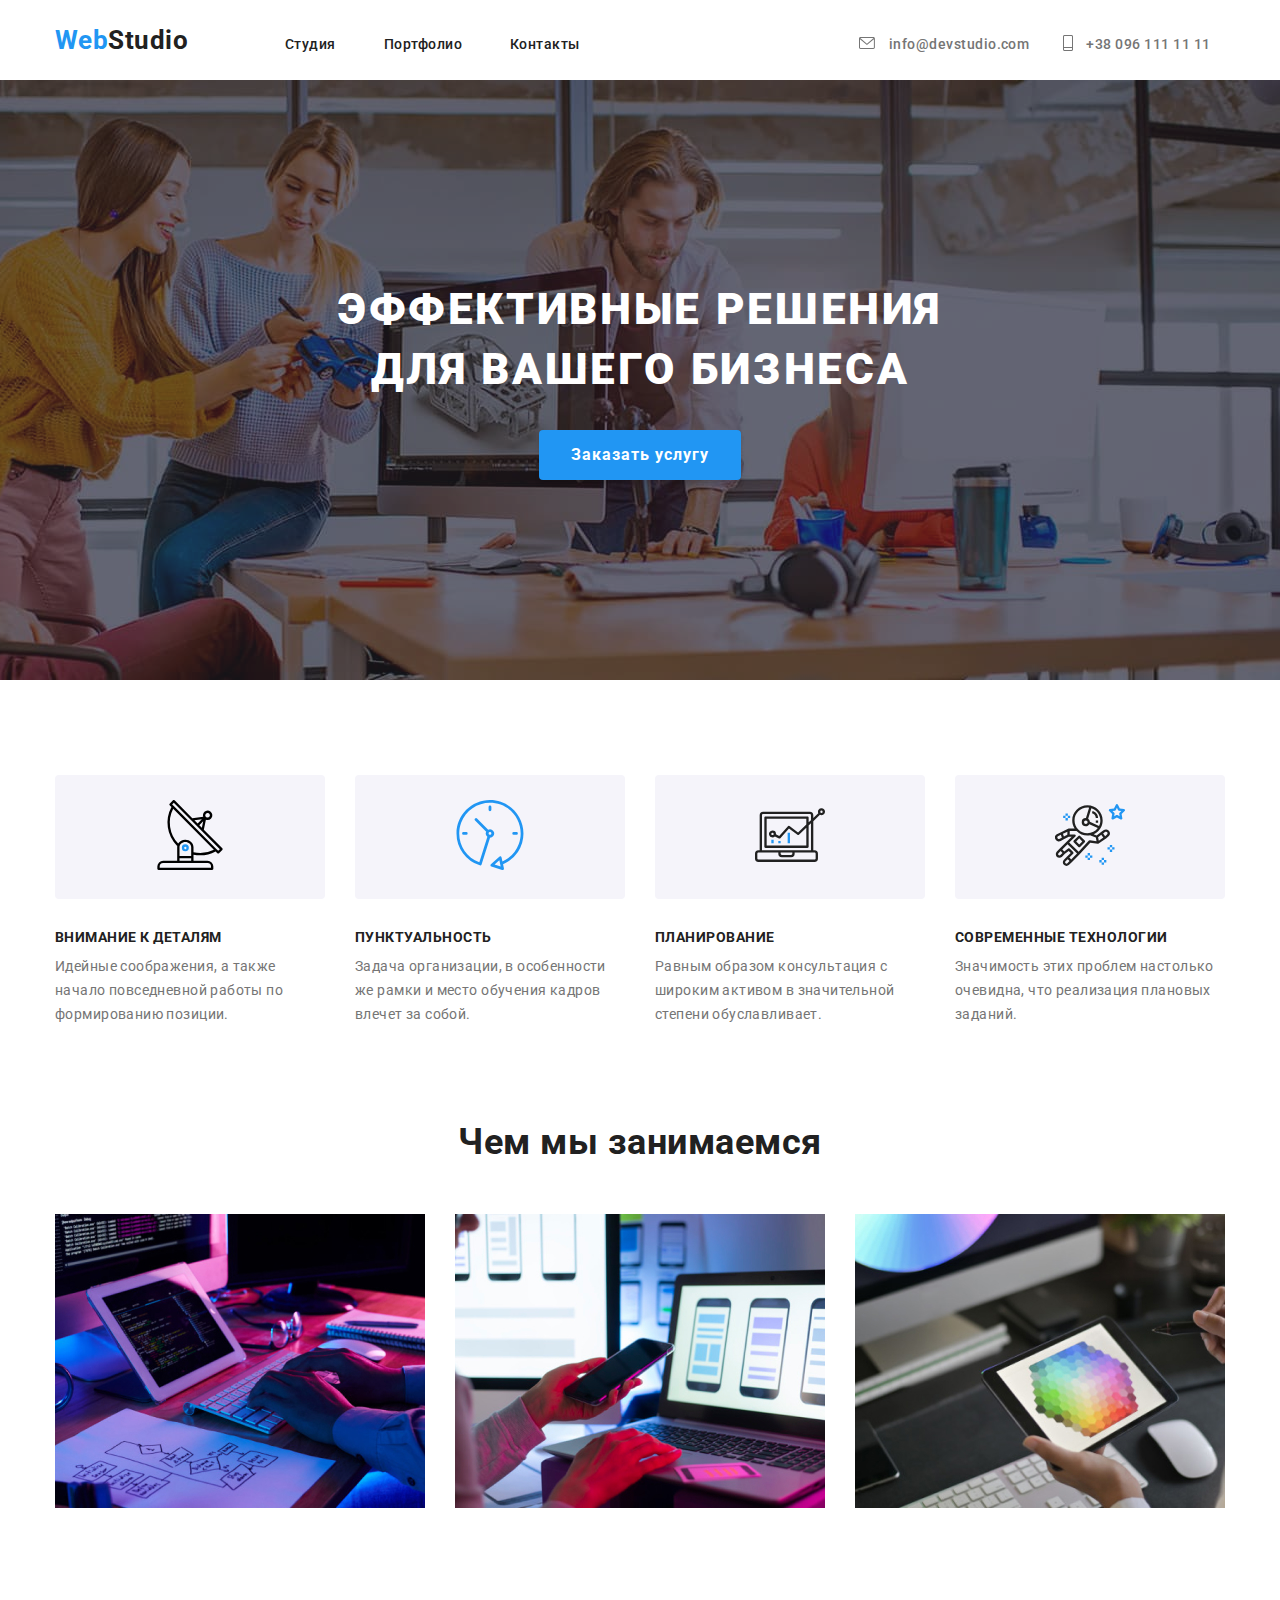
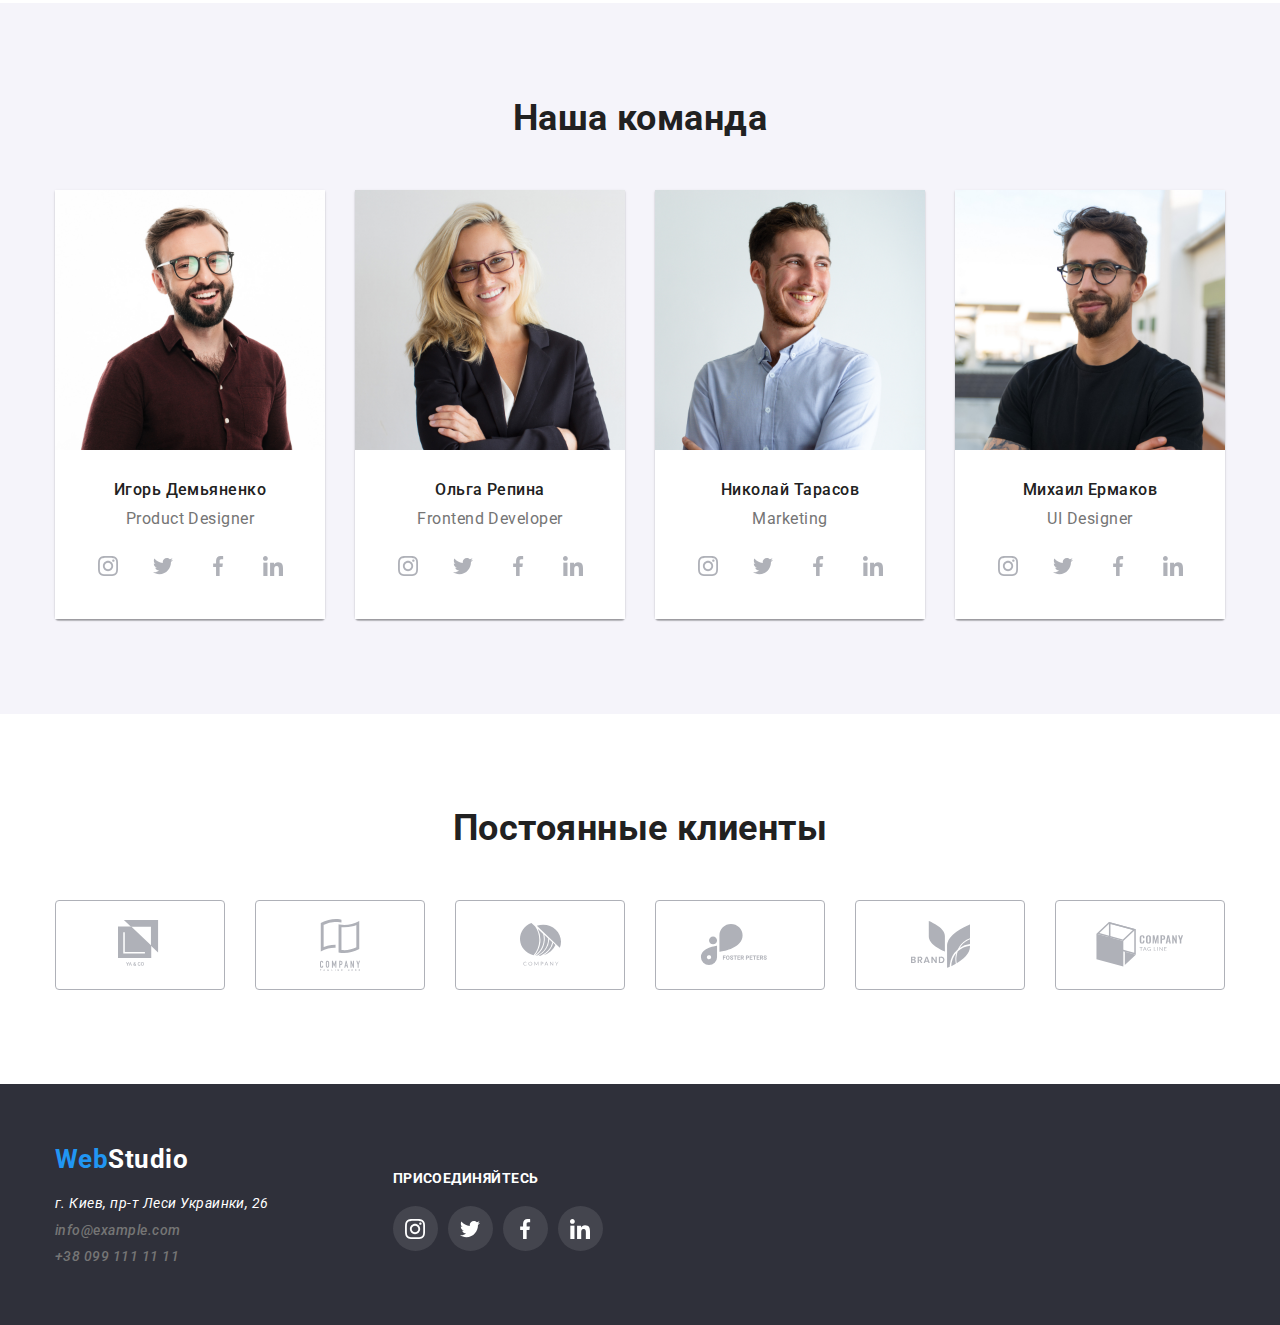
<file: index.html>
<!DOCTYPE html>
<html lang="en">
  <head>
    <meta charset="UTF-8" />
    <meta http-equiv="X-UA-Compatible" content="IE=edge" />
    <meta name="viewport" content="width=device-width, initial-scale=1.0" />
    <title>Document</title>
    <link rel="preconnect" href="https://fonts.gstatic.com" />
    <link
      href="https://fonts.googleapis.com/css2?family=Raleway:wght@700&family=Roboto:wght@400;500;700;900&display=swap"
      rel="stylesheet"
    />
    <link
      rel="stylesheet"
      href="https://cdnjs.cloudflare.com/ajax/libs/modern-normalize/1.0.0/modern-normalize.min.css"
    />
    <link rel="stylesheet" href="css/styles.css" />
  </head>
  <body>
    <!-- Шапка -->
    <header class="navigation">
      <div class="container">
        <nav>
          <a class="link logo" href="index.html">
            <span class="logo-highlight">Web</span>Studio
          </a>
          <ul class="menu-nav list">
            <li class="item"><a class="link" href="index.html">Студия</a></li>
            <li class="item">
              <a class="link" href="portfolio.html">Портфолио</a>
            </li>
            <li class="item"><a class="link" href="#">Контакты</a></li>
          </ul>
          <div class="contacts">
            <ul class="list contacts-list">
              <li class="contacts-item">
                <a class="link contacts-link" href="mailto:info@devstudio.com">
                  <svg class="icon" width="16" height="12">
                    <use href="./images/icons/sprite.svg#icon-envelope"></use>
                  </svg>
                  info@devstudio.com
                </a>
              </li>
              <li class="contacts-item">
                <a class="link contacts-link" href="tel:+380961111111">
                  <svg class="icon phone" width="10" height="16">
                    <use href="./images/icons/sprite.svg#icon-telephone"></use>
                  </svg>
                  +38 096 111 11 11
                </a>
              </li>
            </ul>
          </div>
        </nav>
      </div>
    </header>
    <!-- Main -->
    <main>
      <section class="banner">
        <div class="hero">
          <h1 class="page-title">Эффективные решения для вашего бизнеса</h1>
          <button type="button" class="button">Заказать услугу</button>
        </div>
      </section>
      <!-- Features -->
      <section class="features">
        <div class="container">
          <ul class="list flex-container">
            <li class="list-item icons-features">
              <div class="features-icon-block">
              <svg class="icon" width="70" height="70">
                <use href="./images/icons/sprite.svg#icon-antenna"></use>
              </svg>
            </div>
              <h3 class="page-title-item">Внимание к деталям</h3>
              <p class="page-title-text">
                Идейные соображения, а также начало повседневной работы по
                формированию позиции.
              </p>
            </li>
            <li class="list-item icons-features">
              <div class="features-icon-block">
              <svg class="icon" width="70" height="70">
                <use href="./images/icons/sprite.svg#icon-clock"></use>
              </svg>
              </div>
              <h3 class="page-title-item">Пунктуальность</h3>
              <p class="page-title-text">
                Задача организации, в особенности же рамки и место обучения
                кадров влечет за собой.
              </p>
            </li>
            <li class="list-item icons-features">
              <div class="features-icon-block">
              <svg class="icon" width="70" height="70">
                <use href="./images/icons/sprite.svg#icon-diagram"></use>
              </svg>
              </div>
              <h3 class="page-title-item">Планирование</h3>
              <p class="page-title-text">
                Равным образом консультация с широким активом в значительной
                степени обуславливает.
              </p>
            </li>
            <li class="list-item icons-features">
              <div class="features-icon-block">
              <svg class="icon" width="70" height="70">
                <use href="./images/icons/sprite.svg#icon-astronaut"></use>
              </svg>
              </div>
              <h3 class="page-title-item">Современные технологии</h3>
              <p class="page-title-text">
                Значимость этих проблем настолько очевидна, что реализация
                плановых заданий.
              </p>
            </li>
          </ul>
        </div>
      </section>
      <section class="works">
        <div class="container">
          <h2 class="section-title">Чем мы занимаемся</h2>
          <ul class="list flex-container">
            <li><img src="./images/features1.jpg" alt="Проектирование" /></li>
            <li><img src="./images/features2.jpg" alt="Дизайн" /></li>
            <li><img src="./images/features3.jpg" alt="Редакция" /></li>
          </ul>
        </div>
      </section>
      <section class="our-team">
        <div class="container">
          <h2 class="section-title">Наша команда</h2>
          <ul class="list flex-container">
            <li class="team-card">
              <img src="./images/photo1.jpg" alt="Игорь Демьяненко" />
              <div class="team-card-body">
                <h3 class="person">Игорь Демьяненко</h3>
                <p class="team-item">Product Designer</p>
                <ul class="list social-icons flex-container">
                  <li class="social-icons-item">
                    <a
                      href=""
                      class="social-icons-link"
                      target="_blank"
                      rel="noopener noreferrer"
                    >
                      <svg class="icon">
                        <use
                          href="./images/icons/sprite.svg#icon-instagram"
                        ></use>
                      </svg>
                    </a>
                  </li>
                  <li class="social-icons-item">
                    <a
                      href=""
                      class="social-icons-link"
                      target="_blank"
                      rel="noopener noreferrer"
                    >
                      <svg class="icon">
                        <use
                          href="./images/icons/sprite.svg#icon-twitter"
                        ></use>
                      </svg>
                    </a>
                  </li>
                  <li class="social-icons-item">
                    <a
                      href=""
                      class="social-icons-link"
                      target="_blank"
                      rel="noopener noreferrer"
                    >
                      <svg class="icon">
                        <use
                          href="./images/icons/sprite.svg#icon-facebook"
                        ></use>
                      </svg>
                    </a>
                  </li>
                  <li class="social-icons-item">
                    <a
                      href=""
                      class="social-icons-link"
                      target="_blank"
                      rel="noopener noreferrer"
                    >
                      <svg class="icon">
                        <use
                          href="./images/icons/sprite.svg#icon-linkedin"
                        ></use>
                      </svg>
                    </a>
                  </li>
                </ul>
              </div>
            </li>
            <li class="team-card">
              <img src="./images/photo2.jpg" alt="Ольга Репина" />
              <div class="team-card-body">
                <h3 class="person">Ольга Репина</h3>
                <p class="team-item">Frontend Developer</p>
                <ul class="list social-icons flex-container">
                  <li class="social-icons-item">
                    <a
                      href=""
                      class="social-icons-link"
                      target="_blank"
                      rel="noopener noreferrer"
                    >
                      <svg class="icon">
                        <use
                          href="./images/icons/sprite.svg#icon-instagram"
                        ></use>
                      </svg>
                    </a>
                  </li>
                  <li class="social-icons-item">
                    <a
                      href=""
                      class="social-icons-link"
                      target="_blank"
                      rel="noopener noreferrer"
                    >
                      <svg class="icon">
                        <use
                          href="./images/icons/sprite.svg#icon-twitter"
                        ></use>
                      </svg>
                    </a>
                  </li>
                  <li class="social-icons-item">
                    <a
                      href=""
                      class="social-icons-link"
                      target="_blank"
                      rel="noopener noreferrer"
                    >
                      <svg class="icon">
                        <use
                          href="./images/icons/sprite.svg#icon-facebook"
                        ></use>
                      </svg>
                    </a>
                  </li>
                  <li class="social-icons-item">
                    <a
                      href=""
                      class="social-icons-link"
                      target="_blank"
                      rel="noopener noreferrer"
                    >
                      <svg class="icon">
                        <use
                          href="./images/icons/sprite.svg#icon-linkedin"
                        ></use>
                      </svg>
                    </a>
                  </li>
                </ul>
              </div>
            </li>
            <li class="team-card">
              <img src="./images/photo3.jpg" alt="Николай Тарасов" />
              <div class="team-card-body">
                <h3 class="person">Николай Тарасов</h3>
                <p class="team-item">Marketing</p>
                <ul class="list social-icons flex-container">
                  <li class="social-icons-item">
                    <a
                      href=""
                      class="social-icons-link"
                      target="_blank"
                      rel="noopener noreferrer"
                    >
                      <svg class="icon">
                        <use
                          href="./images/icons/sprite.svg#icon-instagram"
                        ></use>
                      </svg>
                    </a>
                  </li>
                  <li class="social-icons-item">
                    <a
                      href=""
                      class="social-icons-link"
                      target="_blank"
                      rel="noopener noreferrer"
                    >
                      <svg class="icon">
                        <use
                          href="./images/icons/sprite.svg#icon-twitter"
                        ></use>
                      </svg>
                    </a>
                  </li>
                  <li class="social-icons-item">
                    <a
                      href=""
                      class="social-icons-link"
                      target="_blank"
                      rel="noopener noreferrer"
                    >
                      <svg class="icon">
                        <use
                          href="./images/icons/sprite.svg#icon-facebook"
                        ></use>
                      </svg>
                    </a>
                  </li>
                  <li class="social-icons-item">
                    <a
                      href=""
                      class="social-icons-link"
                      target="_blank"
                      rel="noopener noreferrer"
                    >
                      <svg class="icon">
                        <use
                          href="./images/icons/sprite.svg#icon-linkedin"
                        ></use>
                      </svg>
                    </a>
                  </li>
                </ul>
              </div>
            </li>
            <li class="team-card">
              <img src="./images/photo4.jpg" alt="Михаил Ермаков" />
              <div class="team-card-body">
                <h3 class="person">Михаил Ермаков</h3>
                <p class="team-item">UI Designer</p>
                <ul class="list social-icons flex-container">
                  <li class="social-icons-item">
                    <a
                      href=""
                      class="social-icons-link"
                      target="_blank"
                      rel="noopener noreferrer"
                    >
                      <svg class="icon">
                        <use
                          href="./images/icons/sprite.svg#icon-instagram"
                        ></use>
                      </svg>
                    </a>
                  </li>
                  <li class="social-icons-item">
                    <a
                      href=""
                      class="social-icons-link"
                      target="_blank"
                      rel="noopener noreferrer"
                    >
                      <svg class="icon">
                        <use
                          href="./images/icons/sprite.svg#icon-twitter"
                        ></use>
                      </svg>
                    </a>
                  </li>
                  <li class="social-icons-item">
                    <a
                      href=""
                      class="social-icons-link"
                      target="_blank"
                      rel="noopener noreferrer"
                    >
                      <svg class="icon">
                        <use
                          href="./images/icons/sprite.svg#icon-facebook"
                        ></use>
                      </svg>
                    </a>
                  </li>
                  <li class="social-icons-item">
                    <a
                      href=""
                      class="social-icons-link"
                      target="_blank"
                      rel="noopener noreferrer"
                    >
                      <svg class="icon">
                        <use
                          href="./images/icons/sprite.svg#icon-linkedin"
                        ></use>
                      </svg>
                    </a>
                  </li>
                </ul>
              </div>
            </li>
          </ul>
        </div>
      </section>
      <section class="regular-customers">
        <div class="container">
          <h2 class="section-title">Постоянные клиенты</h2>
          <ul class="list customers flex-container">
            <li class="customers-list-item">
              <a
                href=""
                class="customers-list-link"
                target="_blank"
                rel="noopener noreferrer"
              >
                <svg class="icon" width="44" height="49">
                  <use href="./images/icons/sprite.svg#icon-company1"></use>
                </svg>
              </a>
            </li>
            <li class="customers-list-item">
              <a
                href=""
                class="customers-list-link"
                target="_blank"
                rel="noopener noreferrer"
              >
                <svg class="icon" width="40" height="52">
                  <use href="./images/icons/sprite.svg#icon-company2"></use>
                </svg>
              </a>
            </li>
            <li class="customers-list-item">
              <a
                href=""
                class="customers-list-link"
                target="_blank"
                rel="noopener noreferrer"
              >
                <svg class="icon" width="41" height="43">
                  <use href="./images/icons/sprite.svg#icon-company3"></use>
                </svg>
              </a>
            </li>
            <li class="customers-list-item">
              <a
                href=""
                class="customers-list-link"
                target="_blank"
                rel="noopener noreferrer"
              >
                <svg class="icon" width="80" height="42">
                  <use href="./images/icons/sprite.svg#icon-company4"></use>
                </svg>
              </a>
            </li>
            <li class="customers-list-item">
              <a
                href=""
                class="customers-list-link"
                target="_blank"
                rel="noopener noreferrer"
              >
                <svg class="icon" width="59" height="47">
                  <use href="./images/icons/sprite.svg#icon-company5"></use>
                </svg>
              </a>
            </li>
            <li class="customers-list-item">
              <a
                href=""
                class="customers-list-link"
                target="_blank"
                rel="noopener noreferrer"
              >
                <svg class="icon" width="88" height="45">
                  <use href="./images/icons/sprite.svg#icon-company6"></use>
                </svg>
              </a>
            </li>
          </ul>
        </div>
      </section>
    </main>
    <!-- Подвал -->
    <footer class="footer">
      <div class="container flex-container flex-c">
          <!-- Block 1 -->
          <div class="contacts-with-logo">
            <a class="link logo" href="index.html">
              <span class="logo-highlight">Web</span>Studio
            </a>
            <address>
              <p class="footer-contacts-item">г. Киев, пр-т Леси Украинки, 26</p>
              <ul class="list">
                <li class="footer-contacts-item">
                  <a class="link" href="mailto:info@example.com"
                    >info@example.com</a
                  >
                </li>
                <li class="footer-contacts-item">
                  <a class="link" href="tel:+380991111111">+38 099 111 11 11</a>
                </li>
              </ul>
            </address>
          </div>
          <!-- Block 2 -->
          <div class="join-social-links">
            <h3 class="join-text">Присоединяйтесь</h3>
            <ul class="list flex-container social-icons">
              <li class="social-icons-item">
                <a
                  href=""
                  class="social-icons-link"
                  target="_blank"
                  rel="noopener noreferrer"
                >
                  <svg class="icon">
                    <use href="./images/icons/sprite.svg#icon-instagram"></use>
                  </svg>
                </a>
              </li>
              <li class="social-icons-item">
                <a
                  href=""
                  class="social-icons-link"
                  target="_blank"
                  rel="noopener noreferrer"
                >
                  <svg class="icon">
                    <use href="./images/icons/sprite.svg#icon-twitter"></use>
                  </svg>
                </a>
              </li>
              <li class="social-icons-item">
                <a
                  href=""
                  class="social-icons-link"
                  target="_blank"
                  rel="noopener noreferrer"
                >
                  <svg class="icon">
                    <use href="./images/icons/sprite.svg#icon-facebook"></use>
                  </svg>
                </a>
              </li>
              <li class="social-icons-item">
                <a
                  href=""
                  class="social-icons-link"
                  target="_blank"
                  rel="noopener noreferrer"
                >
                  <svg class="icon">
                    <use href="./images/icons/sprite.svg#icon-linkedin"></use>
                  </svg>
                </a>
              </li>
            </ul>
          </div>
          <!-- Block 3 -->
          <div class="subscription-form">

          </div>
      </div>
    </footer>
    <!-- <img src="./images/svg/satellite-dish.svg" alt="icon" /> -->
  </body>
</html>
</file>
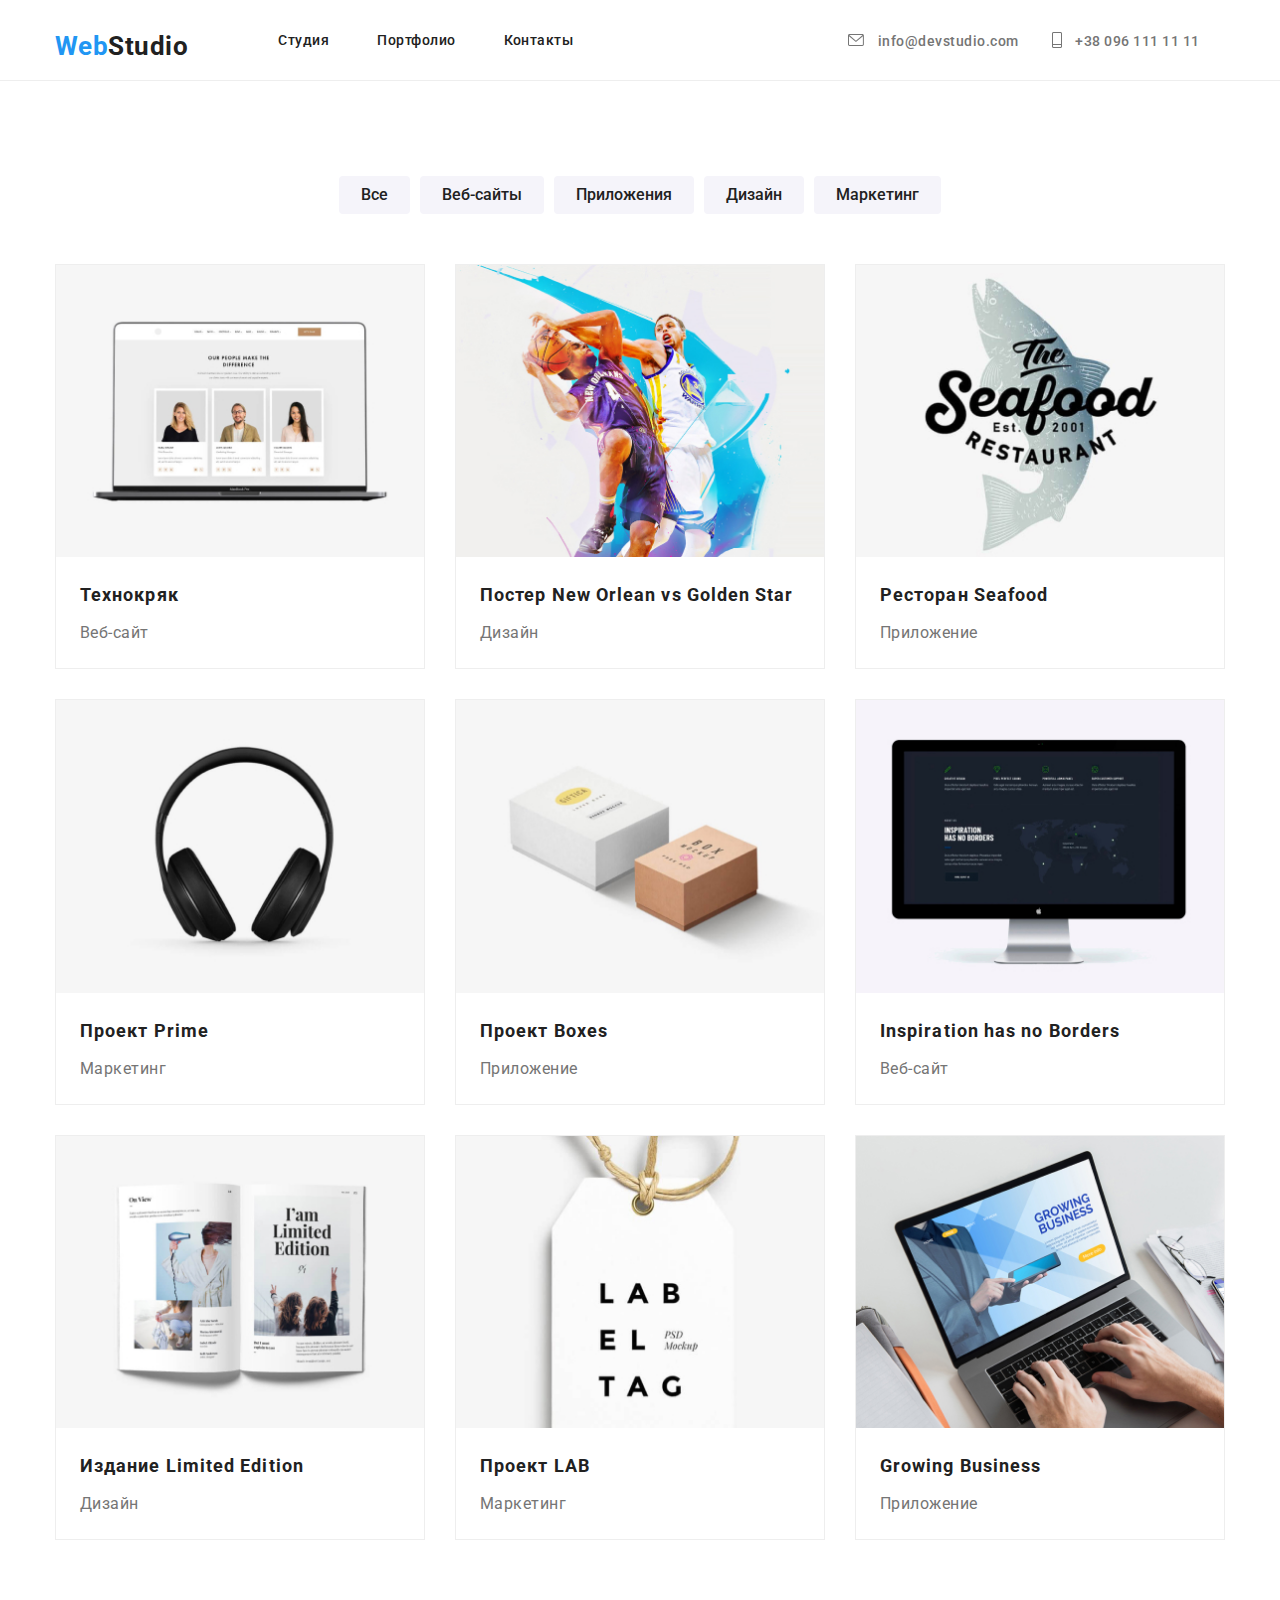
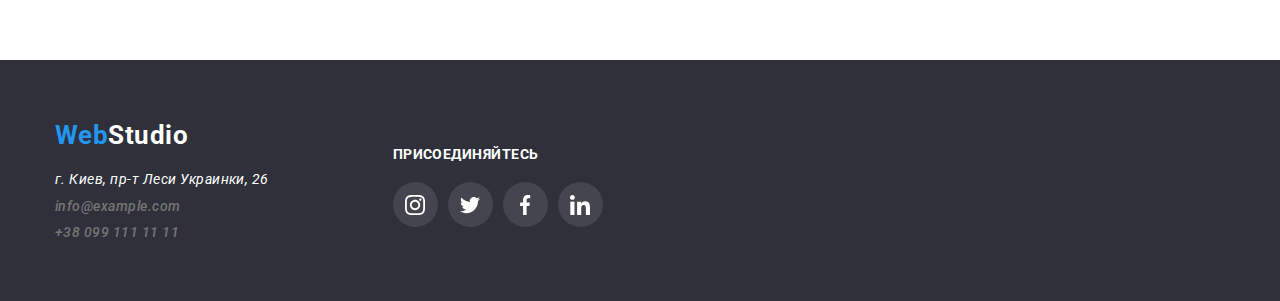
<file: portfolio.html>
<!DOCTYPE html>
<html lang="en">
  <head>
    <meta charset="UTF-8" />
    <meta http-equiv="X-UA-Compatible" content="IE=edge" />
    <meta name="viewport" content="width=device-width, initial-scale=1.0" />
    <meta name="description" content="This site for home tasks" />
    <title>Portfolio</title>
    <link rel="preconnect" href="https://fonts.gstatic.com" />
    <link
      href="https://fonts.googleapis.com/css2?family=Raleway:wght@700&family=Roboto:wght@400;500;700;900&display=swap"
      rel="stylesheet"
    />
    <link
      rel="stylesheet"
      href="https://cdnjs.cloudflare.com/ajax/libs/modern-normalize/1.0.0/modern-normalize.min.css"
    />
    <link rel="stylesheet" href="css/styles.css" />
  </head>
  <body>
    <!-- Шапка -->
    <header class="h-line">
      <div class="container">
        <nav class="main-navigation">
          <h1 class="navigation">
            <a class="link logo" href="index.html">
              <span class="logo-highlight">Web</span>Studio</a>
          </h1>
          <ul class="menu-nav list">
            <li class="item"><a class="link" href="index.html">Студия</a></li>
            <li class="item">
              <a class="link" href="portfolio.html">Портфолио</a>
            </li>
            <li class="item"><a class="link" href="">Контакты</a></li>
          </ul>
          <div class="contacts">
            <ul class="list contacts-list">
              <li class="contacts-item">
                <a class="link contacts-link" href="mailto:info@devstudio.com">
                  <svg class="icon" width="16" height="12">
                    <use href="./images/icons/sprite.svg#icon-envelope"></use>
                  </svg>
                  info@devstudio.com
                </a>
              </li>
              <li class="contacts-item">
                <a class="link contacts-link" href="tel:+380961111111">
                  <svg class="icon phone" width="10" height="16">
                    <use href="./images/icons/sprite.svg#icon-telephone"></use>
                  </svg>
                  +38 096 111 11 11
                </a>
              </li>
            </ul>
          </div>
        </nav>
      </div>
    </header>
    <main class="main-section">
      <div class="container">
        <section class="secondary-nav">
          <ul class="site-nav list button-item">
            <li class="site-nav-item">
              <button type="button" class="filter-btn">Все</button>
            </li>
            <li class="site-nav-item">
              <button type="button" class="filter-btn">Веб-сайты</button>
            </li>
            <li class="site-nav-item">
              <button type="button" class="filter-btn">Приложения</button>
            </li>
            <li class="site-nav-item">
              <button type="button" class="filter-btn">Дизайн</button>
            </li>
            <li class="site-nav-item">
              <button type="button" class="filter-btn">Маркетинг</button>
            </li>
          </ul>
        </section>
        <section>
          <h2 class="portfolio-title">Портфолио</h2>
          <ul class="list grid flex-c">
            <li class="grid-item">
              <a href="#">
                <div class="business-card">
                  <img src="./images/example1.jpg" alt="Сотрудники" />
                  <div class="card-info">
                    <h3 class="portfolio grid-item-title">Технокряк</h3>
                    <p class="grid-item-text">Веб-сайт</p>
                  </div>
                </div>
              </a>
            </li>
            <li class="grid-item">
              <a href="#">
                <div class="business-card">
                  <img src="./images/example2.jpg" alt="Дизайн" />
                  <div class="card-info">
                    <h3 class="portfolio grid-item-title">
                      Постер New Orlean vs Golden Star
                    </h3>
                    <p class="grid-item-text">Дизайн</p>
                  </div>
                </div>
              </a>
            </li>
            <li class="grid-item">
              <a href="#">
                <div class="business-card">
                  <img src="./images/example3.jpg" alt="Приложение" />
                  <div class="card-info">
                    <h3 class="portfolio grid-item-title">Ресторан Seafood</h3>
                    <p class="grid-item-text">Приложение</p>
                  </div>
                </div>
              </a>
            </li>
            <li class="grid-item">
              <a href="#">
                <div class="business-card">
                  <img src="./images/example4.jpg" alt="Маркетин" />
                  <div class="card-info">
                    <h3 class="portfolio grid-item-title">Проект Prime</h3>
                    <p class="grid-item-text">Маркетинг</p>
                  </div>
                </div>
              </a>
            </li>
            <li class="grid-item">
              <a href="">
                <div class="business-card">
                  <img src="./images/example5.jpg" alt="Приложение" />
                  <div class="card-info">
                    <h3 class="portfolio grid-item-title">Проект Boxes</h3>
                    <p class="grid-item-text">Приложение</p>
                  </div>
                </div>
              </a>
            </li>
            <li class="grid-item">
              <a href="#">
                <div class="business-card">
                  <img src="./images/example6.jpg" alt="Веб-сайт" />
                  <div class="card-info">
                    <h3 class="portfolio grid-item-title">
                      Inspiration has no Borders
                    </h3>
                    <p class="grid-item-text">Веб-сайт</p>
                  </div>
                </div>
              </a>
            </li>
            <li class="grid-item">
              <a href="#">
                <div class="business-card">
                  <img src="./images/example7.jpg" alt="Дизайн" />
                  <div class="card-info">
                    <h3 class="portfolio grid-item-title">
                      Издание Limited Edition
                    </h3>
                    <p class="grid-item-text">Дизайн</p>
                  </div>
                </div>
              </a>
            </li>
            <li class="grid-item">
              <a href="#">
                <div class="business-card">
                  <img src="./images/example8.jpg" alt="Маркетинг" />
                  <div class="card-info">
                    <h3 class="portfolio grid-item-title">Проект LAB</h3>
                    <p class="grid-item-text">Маркетинг</p>
                  </div>
                </div>
              </a>
            </li>
            <li class="grid-item">
              <a href="#">
                <div class="business-card">
                  <img src="./images/example9.jpg" alt="Приложение" />
                  <div class="card-info">
                    <h3 class="portfolio grid-item-title">Growing Business</h3>
                    <p class="grid-item-text">Приложение</p>
                  </div>
                </div>
              </a>
            </li>
          </ul>
        </section>
      </div>
    </main>
    <!-- Подвал -->
    <footer class="footer">
      <div class="container flex-container flex-c">
          <!-- Block 1 -->
          <div class="contacts-with-logo">
            <a class="link logo" href="index.html">
              <span class="logo-highlight">Web</span>Studio
            </a>
            <address class="footer-contacts">
              <p class="footer-contacts-item">г. Киев, пр-т Леси Украинки, 26</p>
              <ul class="list">
                <li class="footer-contacts-item">
                  <a class="link" href="mailto:info@example.com"
                    >info@example.com</a
                  >
                </li>
                <li class="footer-contacts-item">
                  <a class="link" href="tel:+380991111111">+38 099 111 11 11</a>
                </li>
              </ul>
            </address>
          </div>
          <!-- Block 2 -->
          <div class="join-social-links">
            <h3 class="join-text">Присоединяйтесь</h3>
            <ul class="list social-icons flex-container">
              <li class="social-icons-item">
                <a
                  href="#"
                  class="social-icons-link"
                  target="_blank"
                  rel="noopener noreferrer"
                >
                  <svg class="icon footer-icons">
                    <use href="./images/icons/sprite.svg#icon-instagram"></use>
                  </svg>
                </a>
              </li>
              <li class="social-icons-item">
                <a
                  href="#"
                  class="social-icons-link"
                  target="_blank"
                  rel="noopener noreferrer"
                >
                  <svg class="icon footer-icons">
                    <use href="./images/icons/sprite.svg#icon-twitter"></use>
                  </svg>
                </a>
              </li>
              <li class="social-icons-item">
                <a
                  href=""
                  class="social-icons-link"
                  target="_blank"
                  rel="noopener noreferrer"
                >
                  <svg class="icon footer-icons">
                    <use href="./images/icons/sprite.svg#icon-facebook"></use>
                  </svg>
                </a>
              </li>
              <li class="social-icons-item">
                <a
                  href=""
                  class="social-icons-link"
                  target="_blank"
                  rel="noopener noreferrer"
                >
                  <svg class="icon footer-icons">
                    <use href="./images/icons/sprite.svg#icon-linkedin"></use>
                  </svg>
                </a>
              </li>
            </ul>
          </div>
          <!-- Block 3 -->
          <div class="subscription-form">

          </div>
      </div>
    </footer>
  </body>
</html>
</file>
<file: css/styles.css>
/* Custom CSS variables */

:root {
    --main-font-family: 'Roboto', sans-serif;
    --secondary-fon-family: 'Raleway', sans-serif;
    --main-bg-color: #fff;
    --main-text-color: #212121;
    --secondary-color: #757575;
    --accent-color: #2196f3;
    --dark-bg-color: #2f303a;
    --icons-text-color: #afb1b8;
    --base-size: 16px;
    --soft-box-shadow: drop-shadow(0px 4px 4px rgba(0, 0, 0, 0.25));
    --small-circled: 4px;
    --round-box: 50%;
    --soft-grey-bg-gradient: linear-gradient(180deg, #FFFFFF 0%, rgba(255, 255, 255, 0) 100%), linear-gradient(180deg, #6B5F5F 0%, rgba(255, 255, 255, 0) 100%), #c4c4c4;
}

html {
    box-sizing: border-box;
}

*, *::after, *::before {
    box-sizing: inherit;
}

h1, h2, h3, h4, h5, h6, p {
    margin-top: 0;
    margin-bottom: 0;
}

/* Main styles */

body {
    font-size: var(--base-size);
    font-family: var(--main-font-family);
    letter-spacing: 0.03em;
    line-height: 1.2;
    color: var(--main-text-color);
}

img {
    display: block;
    width: 100%;
    height: auto;
}

address {
    margin-top: 20px;
}

.container {
    width: 1200px;
    margin: 0 auto;
    padding: 0 15px;
}

.navigation {
    height: 80px;
    padding: 25px 0;
}

.main-navigation {
    display: flex;
    align-items: center;
}

.flex-container {
    display: flex;
    justify-content: space-between;
}

.flex-c {
    justify-content: center;
    align-items: center;
}

.features-icon-block {
    padding: 25px 100px;
    background: #F5F4FA;
    border-radius: var(--small-circled);
}

.contacts {
    display: inline-flex;
    margin-left: 275px;
}

.icons-features .page-title-item {
    padding-top: 30px;
    padding-bottom: 10px;
}

.contacts-item {
    display: inline;
}

.contacts-item:not(:last-child) {
    margin-right: 30px;
}

.contacts .link {
    font-size: 14px;
    color: var(--secondary-color);
}

.phone {
    transform: translateY(2px);
}

.contacts .link:not(:last-child) {
    margin-right: 50px;
}

.contacts-link .icon {
    fill: var(--secondary-color);
    margin-right: 10px;
}

.contacts-link:hover .icon, .contacts-link:focus .icon {
    fill: var(--accent-color);
}

.menu-nav {
    width: 295px;
    display: inline-flex;
    justify-content: space-between;
}

.item .link {
    font-size: 14px;
    list-style: none;
    text-decoration: none;
    display: block;
}

.hero {
    min-width: 100vh;
    padding-top: 200px;
    padding-bottom: 200px;
    text-align: center;
    background-color: rgba(47, 48, 58, 0.4);
}

.banner {
    max-width: 1600px;
    height: 600px;
    margin-left: auto;
    margin-right: auto;
    background-image: url(../images/bg.jpg);
    background-size: cover;
    background-position: top right, center;
    background-repeat: no-repeat;
    background-color: var(--soft-grey-bg-gradient);
}

.features, .works, .our-team, .regular-customers {
    padding: 95px 0;
}

.features .list-item {
    width: 270px;
}

.features .list-item:not(:last-child) {
    margin-right: 20px;
}

.link {
    text-decoration: none;
    color: inherit;
    font-weight: 500;
}

.link:hover, .link:focus {
    color: var(--accent-color);
}

.list {
    list-style: none;
    padding-left: 0;
    margin: 0;
}

.button {
    font-weight: 700;
    font-size: var(--base-size);
    line-height: 1.87;
    letter-spacing: .06em;
    appearance: none;
    border: 0;
    cursor: pointer;
    border-radius: var(--small-circled);
    padding: 10px 32px;
    background-color: var(--accent-color);
    color: var(--main-bg-color);
    box-shadow: 0 4px 4px rgba(0, 0, 0, 0.15);
}

.button:focus {
    outline: none;
    box-shadow: 0 0 0 4px rgba(49, 106, 230, 0.7);
}


.button:active {
    outline: none;
    transform: translateY(2px);
}

.secondary-nav {
    margin-bottom: 50px;
}

.site-nav {
    display: flex;
    justify-content: center;
}

.site-nav .button {
    display: block;
}

.site-nav-item:not(:last-child) {
    margin-right: 10px;
    background-repeat: 4px;
}

.filter-btn {
    font-size: var(--base-size);
    font-weight: 500;
    line-height: 1.62;
    color: var(--main-text-color);
    padding: 6px 22px;
    background-color: #F5F4FA;
    border: none;
    cursor: pointer;
    display: inline-flex;
    border-radius: var(--small-circled);
}

.filter-btn:active {
    outline: none;
    transform: translateY(2px);
}

.filter-btn:focus {
    outline: none;
}

.filter-btn:hover, .filter-btn:focus {
    background-color: #2196f3;
    color: var(--main-bg-color);
    box-shadow: 0px 4px 4px rgba(0, 0, 0, 0.25);
}

.business-card:hover {
    box-shadow: 0px 1px 1px rgba(0, 0, 0, 0.12), 0px 4px 4px rgba(0, 0, 0, 0.06), 1px 4px 6px rgba(0, 0, 0, 0.16);
}
.page-title {
    font-size: 44px;
    font-weight: 900;
    line-height: 1.36;
    color: var(--main-bg-color);
    display: block;
    width: 700px;
    letter-spacing: 0.06em;
    text-transform: uppercase;
    margin-bottom: 30px;
    margin: 0 auto 30px;
}

.page-title-item {
    font-weight: 700;
    font-size: 14px;
    line-height: 1.142;
    text-transform: uppercase;
    color: var( --main-text-color);
}

.page-title-text {
    font-size: 14px;
    line-height: 1.71;
    letter-spacing: 0.03em;
    color: var(--secondary-color);
}

.section-title {
    font-weight: 700;
    font-size: 36px;
    line-height: 1.166;
    text-align: center;
    color: var( --main-text-color);
    margin-bottom: 50px;
}

.works {
    padding-top: 0;
}

.page-title-description {
    font-weight: 400;
    font-size: 14px;
    line-height: 1.71;
    color: var( --secondary-color);
}

.team-card {
    font-size: 16px;
    font-weight: 500;
    line-height: 1.2;
    text-align: center;
    color: var( --main-text-color);
    width: 270px;
    box-shadow: 0px 1px 3px rgba(0, 0, 0, 0.12), 0px 1px 1px rgba(0, 0, 0, 0.14), 0px 2px 1px rgba(0, 0, 0, 0.2);
    border-radius: 0px 0px 4px 4px;
}

.person {
    font-size: 16px;
    font-weight: 500;
    line-height: 1.187;
    text-align: center;
    margin-bottom: 10px;
}

.team-item {
    font-weight: 400;
    font-size: 16px;
    line-height: 1.187;
    margin-bottom: 16px;
    text-align: center;
    color: var(--secondary-color);
}

.our-team {
    background: #F5F4FA;
}

.our-team-card {
    padding-top: 30px;
    padding-bottom: 30px;
}

.team-card-body {
    background-color:var(--main-bg-color);
    padding: 30px;
}

.social-icons {
    width: 210px;
}

.social-icons-link {
    display: flex;
    justify-content: center;
    align-items: center;
    border-radius: 50%;
    width: 45px;
    height: 45px;
}

.social-icons-item {
    border-radius: 50%;
    background-color: rgba(255, 255, 255, 0.1);
}

.social-icons-item:hover {
    background-color: var(--accent-color);
}

.icon {
    fill: var(--accent-color);
}

.social-icons .icon {
    width: 20px;
    height: 20px;
    fill: var(--icons-text-color);
}

.footer {
    padding: 60px 0;
    background-color: var(--dark-bg-color);
}

.footer .icon {
    fill: var(--main-bg-color)
}

.footer .logo {
    color: var(--main-bg-color);
}

.social-icons-link:hover .icon, .social-icons-link:focus .icon {
    fill: var(--main-bg-color);
}

.social-icons-link:hover,
.social-icons-link:focus {
    background-color: var(--accent-color);
}

.customers-list-link {
    border: 1px solid #afb1b8;
    width: 170px;
    height: 90px;
    border-radius: var(--small-circled);
    display: inline-flex; 
    justify-content: center;
    align-items: center;
}

.customers-list-link:hover .icon, 
.customers-list-link:focus .icon {
    fill: var(--accent-color);
}

.customers-list-link:hover, .customers-list-link:focus {
    border-color: var(--accent-color);
}

.customers-list-item .icon {
    fill: var(--icons-text-color);
}

.customers-list-link:focus {
    outline-color: var(--accent-color); 
}

.footer {
    font-size: 14px;
}

.footer-contacts-item {
    color: var(--main-bg-color);
}

.footer-contacts-item:not(:last-child) {
    padding-bottom: 10px;
}

.contacts-with-logo {
    flex-basis: calc((50% - 45px) / 2);
}

.join-social-links {
    margin-left: 70px;
    flex-basis: calc((50% - 45px) / 2);
}

.join-text {
    font-size: inherit;
    font-weight: 700;
    line-height: 1.15;
    padding-top: 12px;
    padding-bottom: 20px;
    text-transform: uppercase;
    color: var(--main-bg-color);
}

.subscription-form {
    flex-basis: calc(50% - 15px);
}

.footer-contacts-item .link {
    color: var(--secondary-color);
}

.footer-contacts-item .link:hover {
    color: var(--accent-color);
}

.logo {
    font-size: 26px;
    font-family: var(--secondary-font-family);
    font-weight: 700;
    line-height: 1.192;
    color: var(--main-text-color);
    margin-right: 90px;
}

.logo-highlight {
    color: var(--accent-color);
}

.portfolio {
    font-size: 18px;
    font-weight: 700;
    line-height: 2;
    letter-spacing: .06em;
    color: var(--main-text-color);
}

.portfolio-item {
    font-weight: 400;
    font-size: 16px;
    line-height: 1.87;
    color: var(--secondary-color);
}

.portfolio-example {
    display: flex;
}

.h-line {
    border-bottom: 1px solid #eee;
}

.portfolio-title {
    display: none;
}

.grid {
    display: flex;
    flex-wrap: wrap;
    justify-content: space-between;
}

.grid a {
    text-decoration: none;
}

.main-section {
    padding-top: 95px;
    padding-bottom: 90px;
}

.business-card {
    width: 370px;
    margin-bottom: 30px;
    border: 1px solid #eee;
}

.grid-item:nth-child(3n) {
    margin-right: 0;
}

.grid-item-title {
    font-weight: bold;
    font-size: 18px;
    line-height: 2;
    letter-spacing: .06em;
    color: var(--main-text-color);
    margin-bottom: 5px;
}

.grid-item-text {
    font-size: 16px;
    line-height: 1.87;
    letter-spacing: 0.03em;
    color: var(--secondary-color);
}

.card-info {
    padding: 20px 24px;
}

.regular-customers {
    padding-top: 94px;
    padding-bottom: 94px;
}

.visually-hidden {
    position: absolute !important;
    clip: rect(1px 1px 1px 1px);
    clip: rect(1px, 1px, 1px, 1px);
    padding: 0 !important;
    border: 0 !important;
    height: 1px !important;
    width: 1px !important;
    overflow: hidden;
}
</file>
